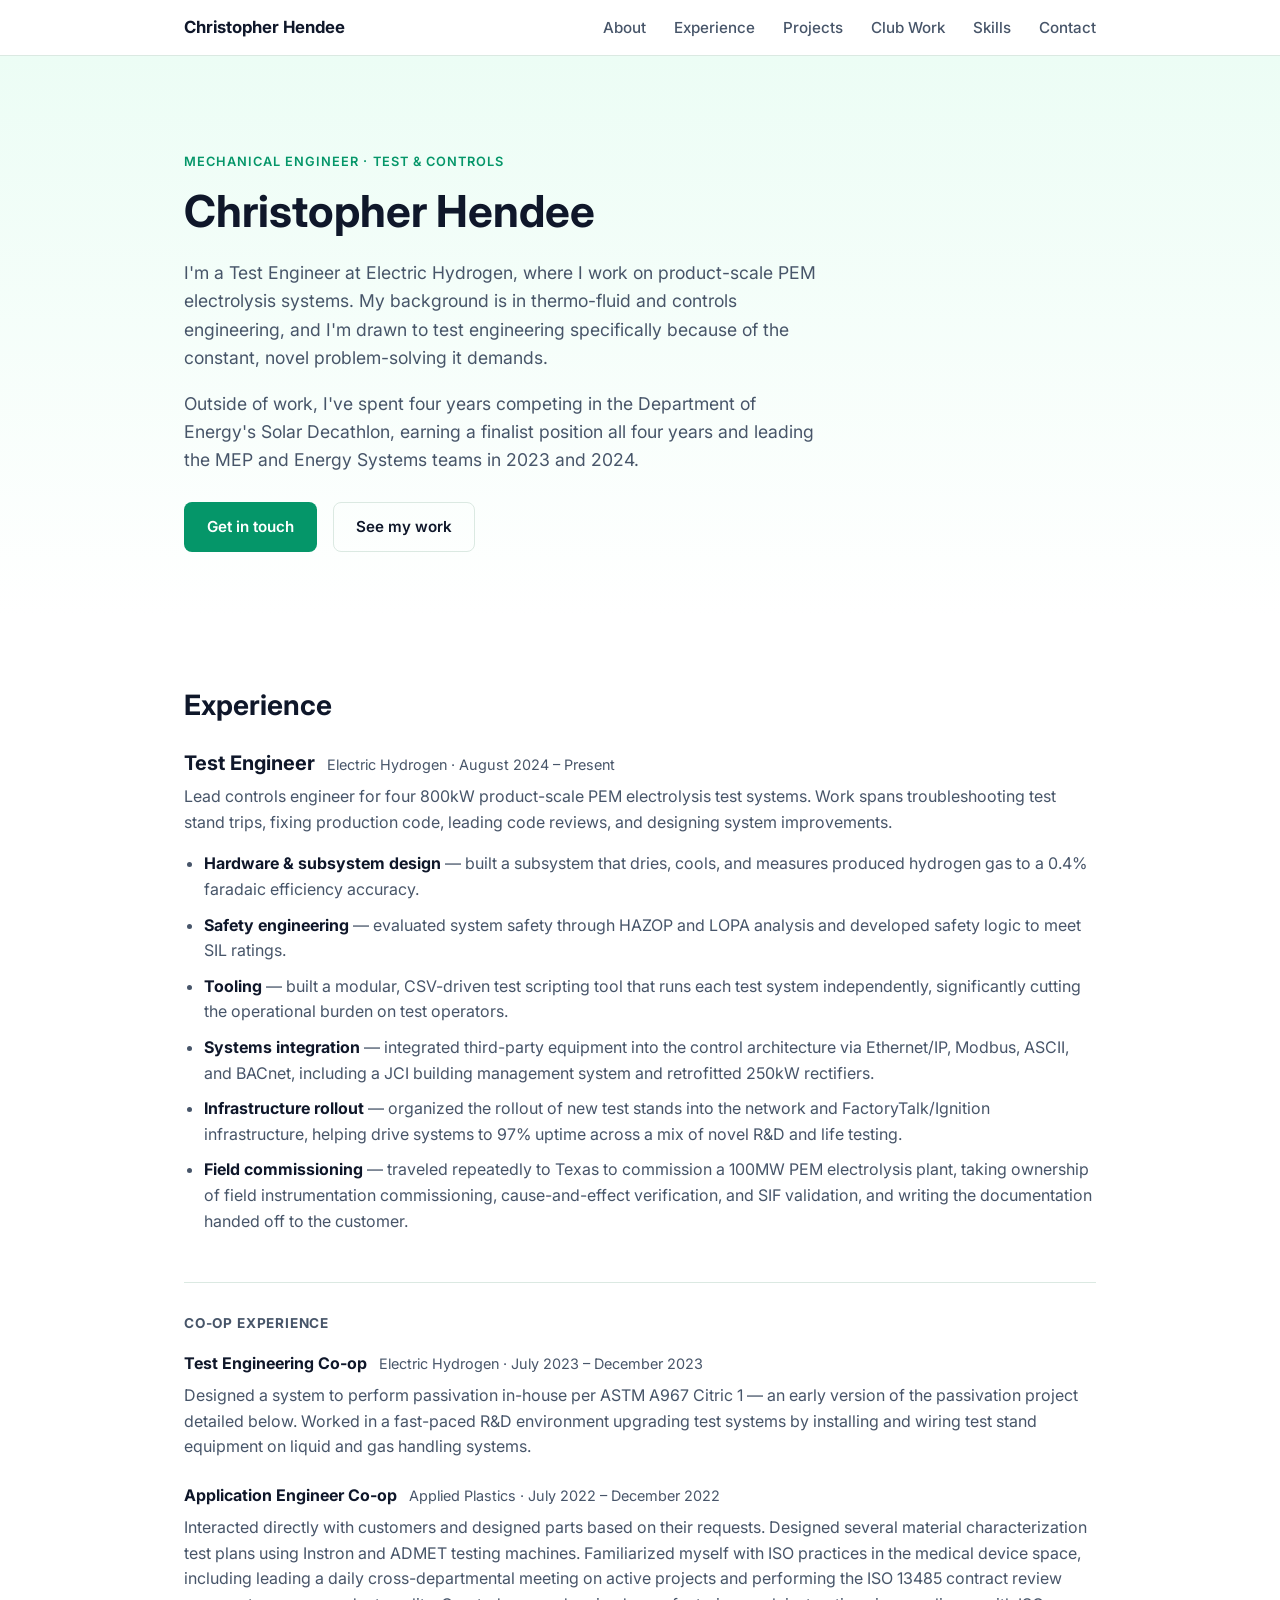
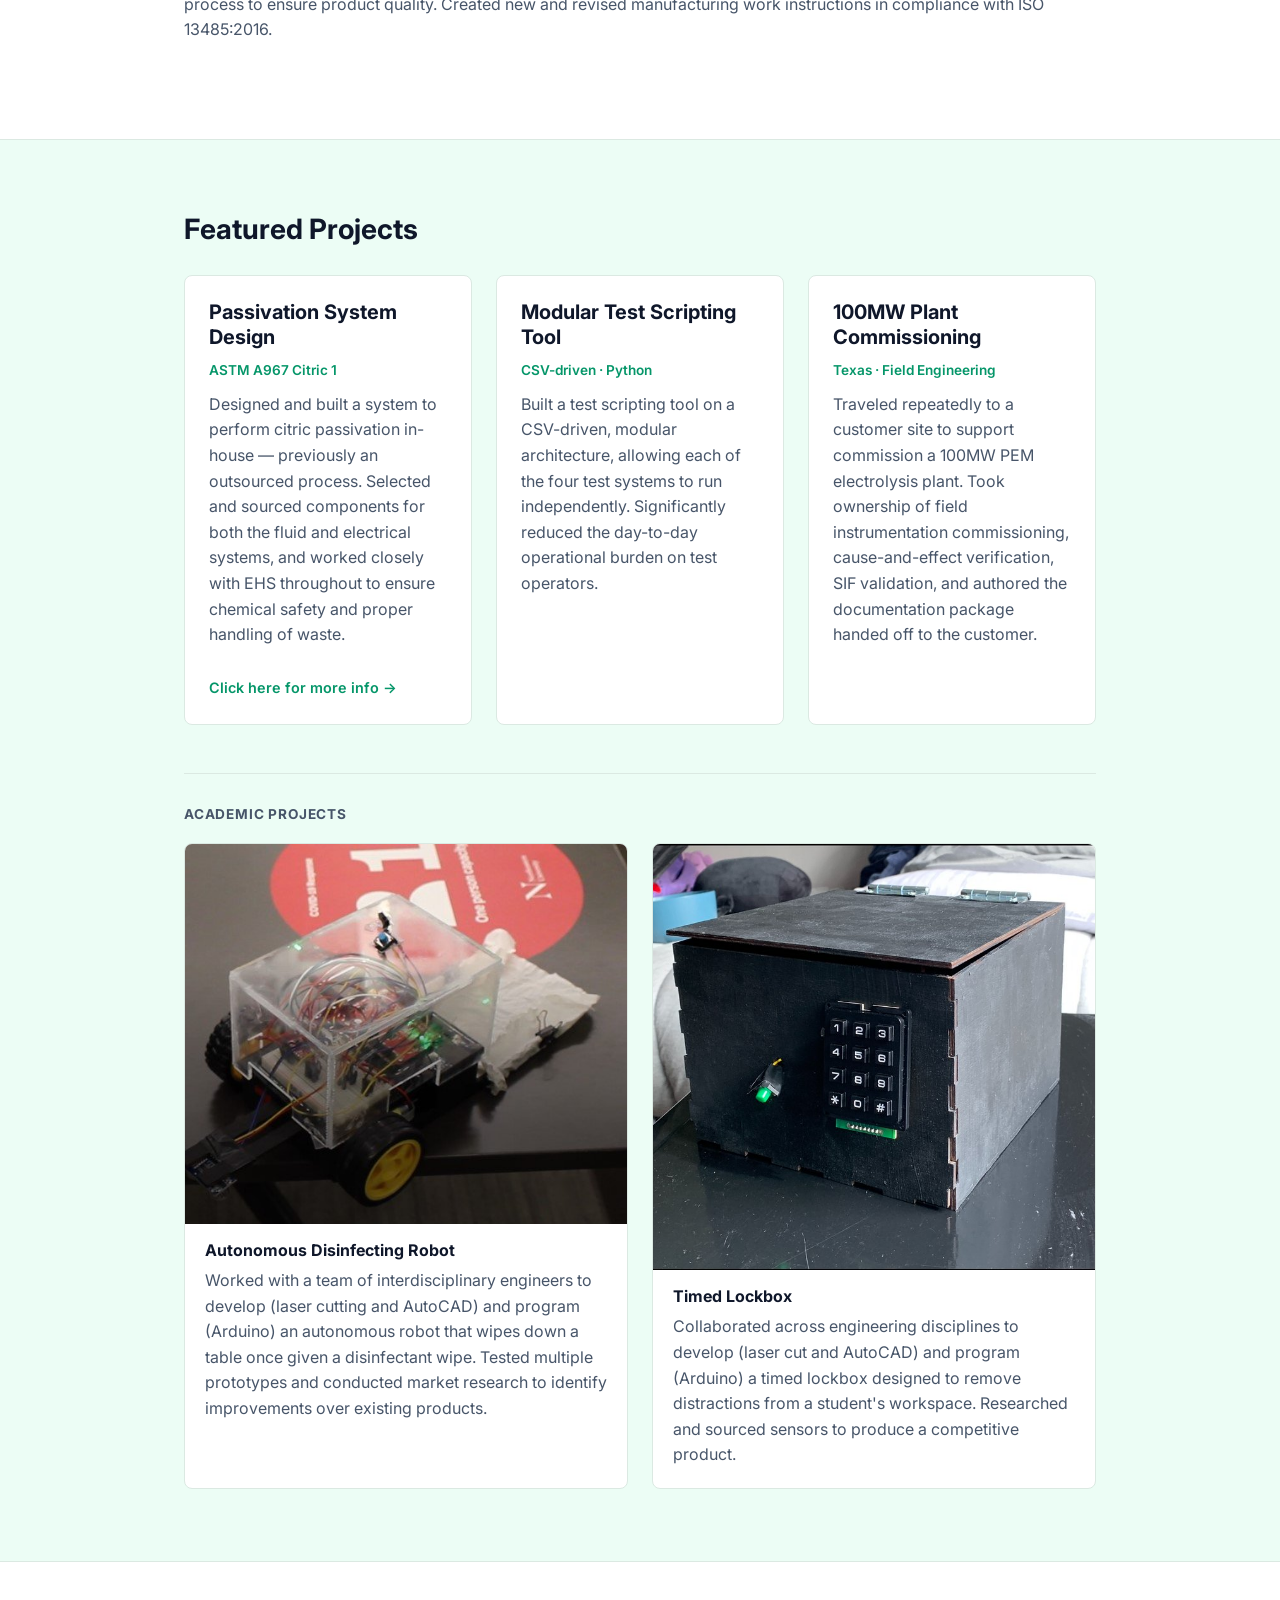
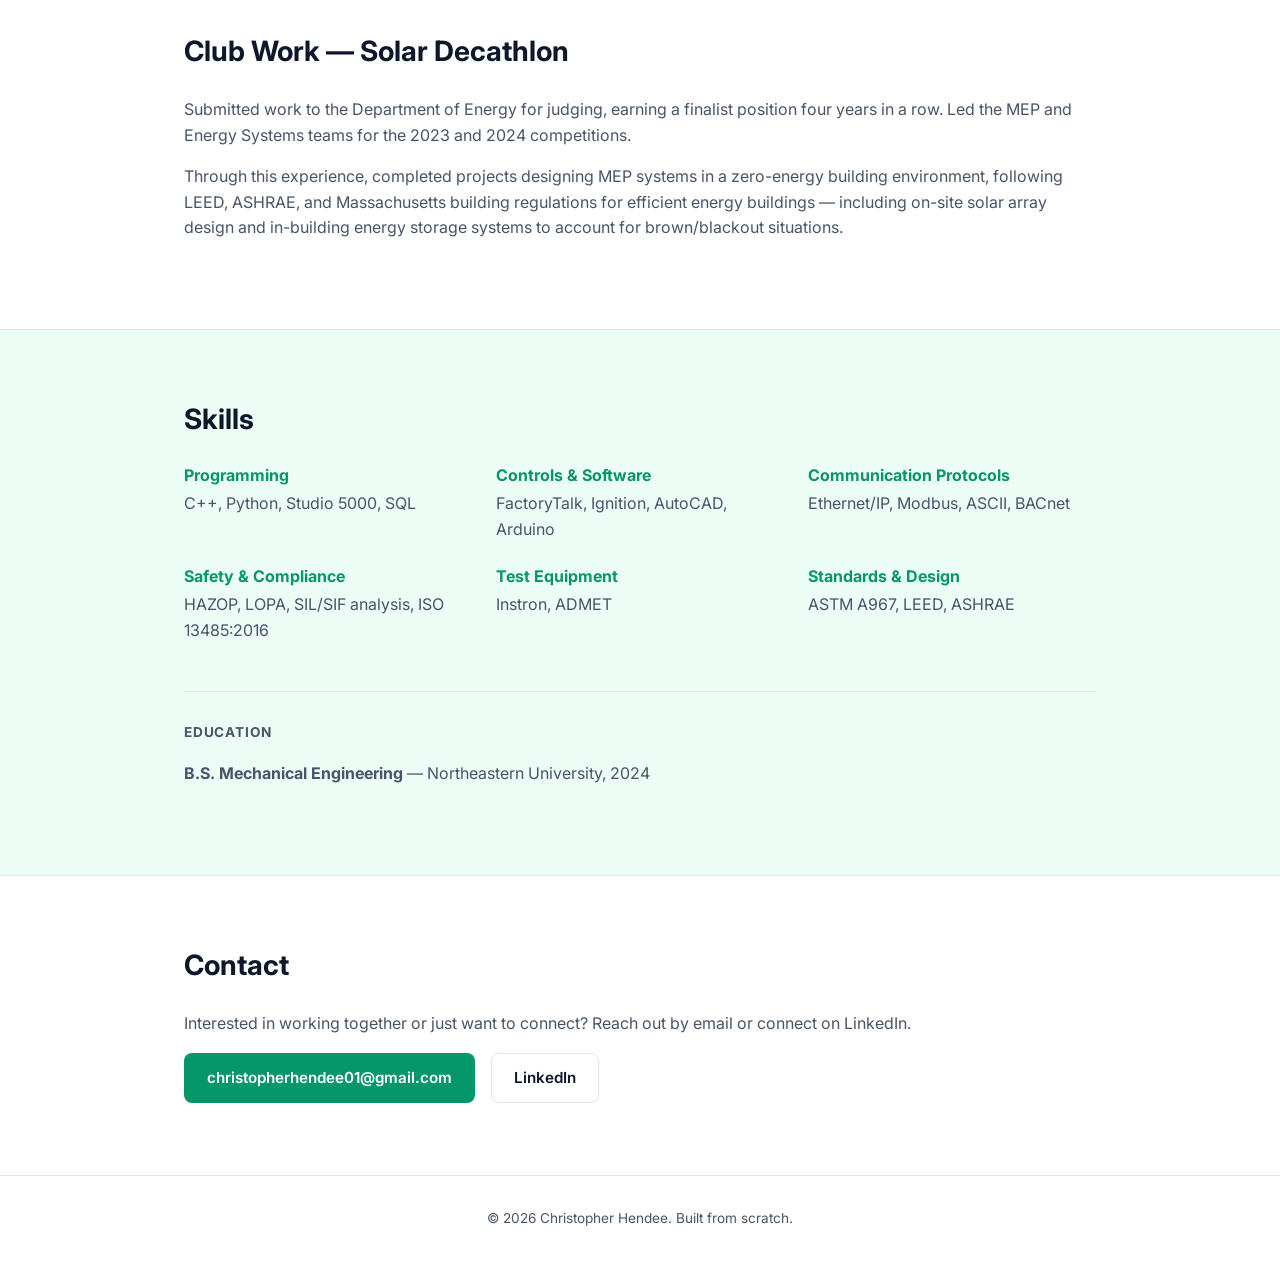
<file: index.html>
<!DOCTYPE html>
<html lang="en">
<head>
  <meta charset="UTF-8" />
  <meta name="viewport" content="width=device-width, initial-scale=1.0" />
  <title>Christopher Hendee — Mechanical &amp; Test Engineer</title>
  <meta name="description" content="Portfolio of Christopher Hendee, Test Engineer at Electric Hydrogen, focused on energy systems, controls, and thermo-fluid engineering." />
  <meta name="robots" content="noindex, nofollow" />
  <link rel="preconnect" href="https://fonts.googleapis.com" />
  <link rel="preconnect" href="https://fonts.gstatic.com" crossorigin />
  <link href="https://fonts.googleapis.com/css2?family=Inter:wght@400;500;600;700&display=swap" rel="stylesheet" />
  <link rel="stylesheet" href="css/style.css" />
</head>
<body>

  <header class="site-header">
    <div class="container header-inner">
      <a href="#about" class="logo">Christopher Hendee</a>
      <nav class="site-nav">
        <button class="nav-toggle" id="navToggle" aria-label="Toggle navigation" aria-expanded="false">
          <span></span><span></span><span></span>
        </button>
        <ul id="navList">
          <li><a href="#about">About</a></li>
          <li><a href="#experience">Experience</a></li>
          <li><a href="#projects">Projects</a></li>
          <li><a href="#leadership">Club Work</a></li>
          <li><a href="#skills">Skills</a></li>
          <li><a href="#contact">Contact</a></li>
        </ul>
      </nav>
    </div>
  </header>

  <main>

    <!-- ABOUT -->
    <section id="about" class="hero">
      <div class="container">
        <p class="eyebrow">Mechanical Engineer &middot; Test &amp; Controls</p>
        <h1>Christopher Hendee</h1>
        <p class="lead">
          I'm a Test Engineer at Electric Hydrogen, where I work on product-scale PEM electrolysis
          systems. My background is in thermo-fluid and controls engineering, and I'm drawn to test
          engineering specifically because of the constant, novel problem-solving it demands.
        </p>
        <p class="lead">
          Outside of work, I've spent four years competing in the Department of Energy's Solar
          Decathlon, earning a finalist position all four years and leading the MEP and Energy
          Systems teams in 2023 and 2024.
        </p>
        <div class="hero-actions">
          <a href="#contact" class="btn btn-primary">Get in touch</a>
          <a href="#experience" class="btn btn-secondary">See my work</a>
        </div>
      </div>
    </section>

    <!-- EXPERIENCE -->
    <section id="experience" class="section">
      <div class="container">
        <h2>Experience</h2>

        <article class="role">
          <div class="role-heading">
            <h3>Test Engineer</h3>
            <span class="role-meta">Electric Hydrogen &middot; August 2024 – Present</span>
          </div>
          <p>
            Lead controls engineer for four 800kW product-scale PEM electrolysis test systems.
            Work spans troubleshooting test stand trips, fixing production code, leading code
            reviews, and designing system improvements.
          </p>
          <ul class="role-highlights">
            <li><strong>Hardware &amp; subsystem design</strong> — built a subsystem that dries, cools, and measures produced hydrogen gas to a 0.4% faradaic efficiency accuracy.</li>
            <li><strong>Safety engineering</strong> — evaluated system safety through HAZOP and LOPA analysis and developed safety logic to meet SIL ratings.</li>
            <li><strong>Tooling</strong> — built a modular, CSV-driven test scripting tool that runs each test system independently, significantly cutting the operational burden on test operators.</li>
            <li><strong>Systems integration</strong> — integrated third-party equipment into the control architecture via Ethernet/IP, Modbus, ASCII, and BACnet, including a JCI building management system and retrofitted 250kW rectifiers.</li>
            <li><strong>Infrastructure rollout</strong> — organized the rollout of new test stands into the network and FactoryTalk/Ignition infrastructure, helping drive systems to 97% uptime across a mix of novel R&amp;D and life testing.</li>
            <li><strong>Field commissioning</strong> — traveled repeatedly to Texas to commission a 100MW PEM electrolysis plant, taking ownership of field instrumentation commissioning, cause-and-effect verification, and SIF validation, and writing the documentation handed off to the customer.</li>
          </ul>
        </article>

        <div class="subsection">
          <h3 class="subsection-title">Co-op Experience</h3>

          <article class="role role-compact">
            <div class="role-heading">
              <h4>Test Engineering Co-op</h4>
              <span class="role-meta">Electric Hydrogen &middot; July 2023 – December 2023</span>
            </div>
            <p>
              Designed a system to perform passivation in-house per ASTM A967 Citric 1 — an early
              version of the passivation project detailed below. Worked in a fast-paced R&amp;D
              environment upgrading test systems by installing and wiring test stand equipment on
              liquid and gas handling systems.
            </p>
          </article>

          <article class="role role-compact">
            <div class="role-heading">
              <h4>Application Engineer Co-op</h4>
              <span class="role-meta">Applied Plastics &middot; July 2022 – December 2022</span>
            </div>
            <p>
              Interacted directly with customers and designed parts based on their requests.
              Designed several material characterization test plans using Instron and ADMET
              testing machines. Familiarized myself with ISO practices in the medical device space,
              including leading a daily cross-departmental meeting on active projects and
              performing the ISO 13485 contract review process to ensure product quality. Created
              new and revised manufacturing work instructions in compliance with ISO 13485:2016.
            </p>
          </article>
        </div>
      </div>
    </section>

    <!-- PROJECTS -->
    <section id="projects" class="section section-alt">
      <div class="container">
        <h2>Featured Projects</h2>
        <div class="card-grid">
          <article class="card">
            <h3>Passivation System Design</h3>
            <p class="card-tag">ASTM A967 Citric 1</p>
            <p>
              Designed and built a system to perform citric passivation in-house — previously an
              outsourced process. Selected and sourced components for both the fluid and
              electrical systems, and worked closely with EHS throughout to ensure chemical safety
              and proper handling of waste.
            </p>
            <a href="projects/passivation.html" class="card-link">Click here for more info &rarr;</a>
          </article>
          <article class="card">
            <h3>Modular Test Scripting Tool</h3>
            <p class="card-tag">CSV-driven &middot; Python</p>
            <p>
              Built a test scripting tool on a CSV-driven, modular architecture, allowing each of
              the four test systems to run independently. Significantly reduced the day-to-day
              operational burden on test operators.
            </p>
          </article>
          <article class="card">
            <h3>100MW Plant Commissioning</h3>
            <p class="card-tag">Texas &middot; Field Engineering</p>
            <p>
              Traveled repeatedly to a customer site to support commission a 100MW PEM
              electrolysis plant. Took ownership of field instrumentation commissioning,
              cause-and-effect verification, SIF validation, and authored the documentation
              package handed off to the customer.
            </p>
          </article>
        </div>

        <div class="subsection">
          <h3 class="subsection-title">Academic Projects</h3>
          <div class="card-grid">
            <article class="card card-compact">
              <img src="images/clean-machine.jpg" alt="The autonomous disinfecting robot prototype" class="card-image" />
              <h4>Autonomous Disinfecting Robot</h4>
              <p>
                Worked with a team of interdisciplinary engineers to develop (laser cutting and
                AutoCAD) and program (Arduino) an autonomous robot that wipes down a table once
                given a disinfectant wipe. Tested multiple prototypes and conducted market
                research to identify improvements over existing products.
              </p>
            </article>
            <article class="card card-compact">
              <img src="images/distract-box.jpg" alt="The timed lockbox prototype" class="card-image" />
              <h4>Timed Lockbox</h4>
              <p>
                Collaborated across engineering disciplines to develop (laser cut and AutoCAD)
                and program (Arduino) a timed lockbox designed to remove distractions from a
                student's workspace. Researched and sourced sensors to produce a competitive
                product.
              </p>
            </article>
          </div>
        </div>
      </div>
    </section>

    <!-- LEADERSHIP -->
    <section id="leadership" class="section">
      <div class="container">
        <h2>Club Work — Solar Decathlon</h2>
        <p>
          Submitted work to the Department of Energy for judging, earning a finalist position four
          years in a row. Led the MEP and Energy Systems teams for the 2023 and 2024 competitions.
        </p>
        <p>
          Through this experience, completed projects designing MEP systems in a zero-energy
          building environment, following LEED, ASHRAE, and Massachusetts building regulations for
          efficient energy buildings — including on-site solar array design and in-building energy
          storage systems to account for brown/blackout situations.
        </p>
      </div>
    </section>

    <!-- SKILLS -->
    <section id="skills" class="section section-alt">
      <div class="container">
        <h2>Skills</h2>
        <div class="skills-grid">
          <div class="skill-group">
            <h3>Programming</h3>
            <p>C++, Python, Studio 5000, SQL</p>
          </div>
          <div class="skill-group">
            <h3>Controls &amp; Software</h3>
            <p>FactoryTalk, Ignition, AutoCAD, Arduino</p>
          </div>
          <div class="skill-group">
            <h3>Communication Protocols</h3>
            <p>Ethernet/IP, Modbus, ASCII, BACnet</p>
          </div>
          <div class="skill-group">
            <h3>Safety &amp; Compliance</h3>
            <p>HAZOP, LOPA, SIL/SIF analysis, ISO 13485:2016</p>
          </div>
          <div class="skill-group">
            <h3>Test Equipment</h3>
            <p>Instron, ADMET</p>
          </div>
          <div class="skill-group">
            <h3>Standards &amp; Design</h3>
            <p>ASTM A967, LEED, ASHRAE</p>
          </div>
        </div>

        <div class="subsection">
          <h3 class="subsection-title">Education</h3>
          <p><strong>B.S. Mechanical Engineering</strong> — Northeastern University, 2024</p>
        </div>
      </div>
    </section>

    <!-- CONTACT -->
    <section id="contact" class="section">
      <div class="container">
        <h2>Contact</h2>
        <p>
          Interested in working together or just want to connect? Reach out by email or connect
          on LinkedIn.
        </p>
        <div class="contact-actions">
          <a href="#" id="contactEmail" class="btn btn-primary" rel="nofollow">
            <span id="contactEmailText">Reveal email address</span>
          </a>
          <a href="https://www.linkedin.com/in/christopherhendee" class="btn btn-secondary" target="_blank" rel="noopener">
            LinkedIn
          </a>
        </div>
      </div>
    </section>

  </main>

  <footer class="site-footer">
    <div class="container">
      <p>&copy; <span id="year"></span> Christopher Hendee. Built from scratch.</p>
    </div>
  </footer>

  <script src="js/main.js"></script>
</body>
</html>
</file>
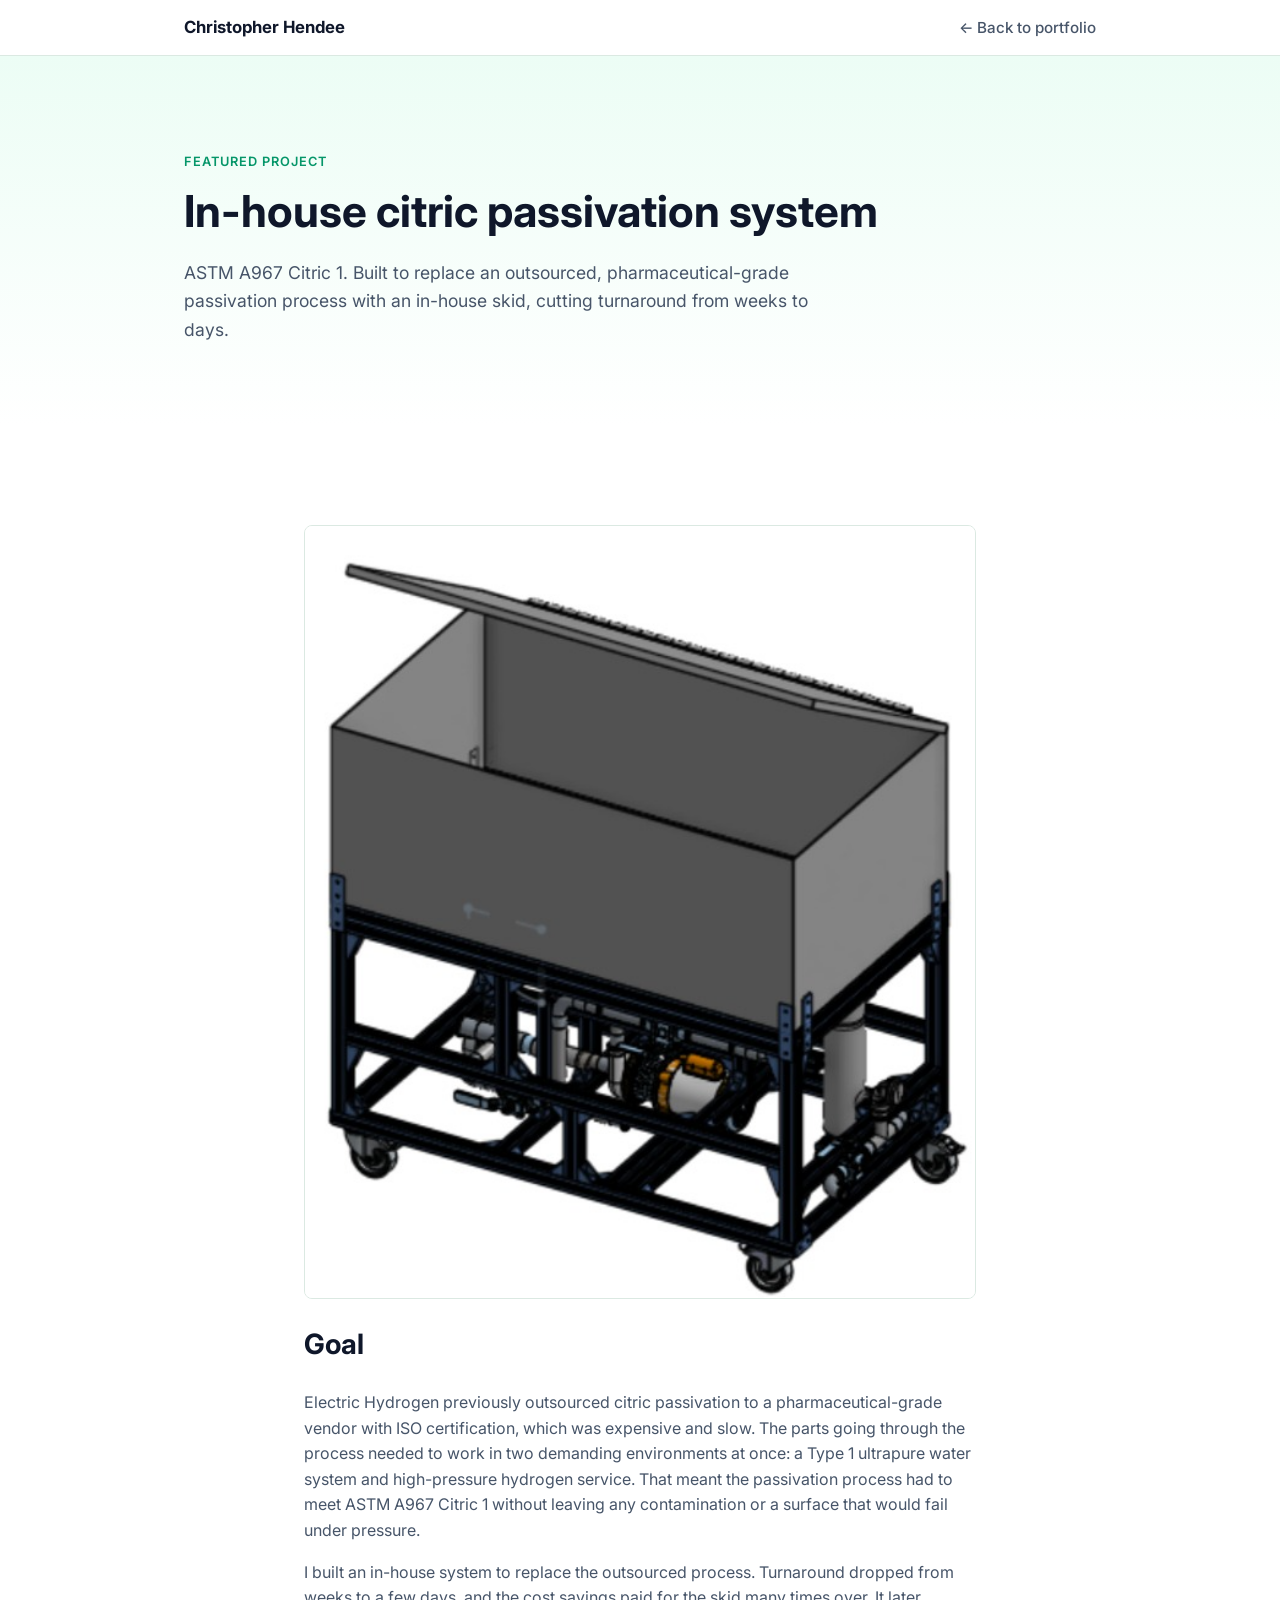
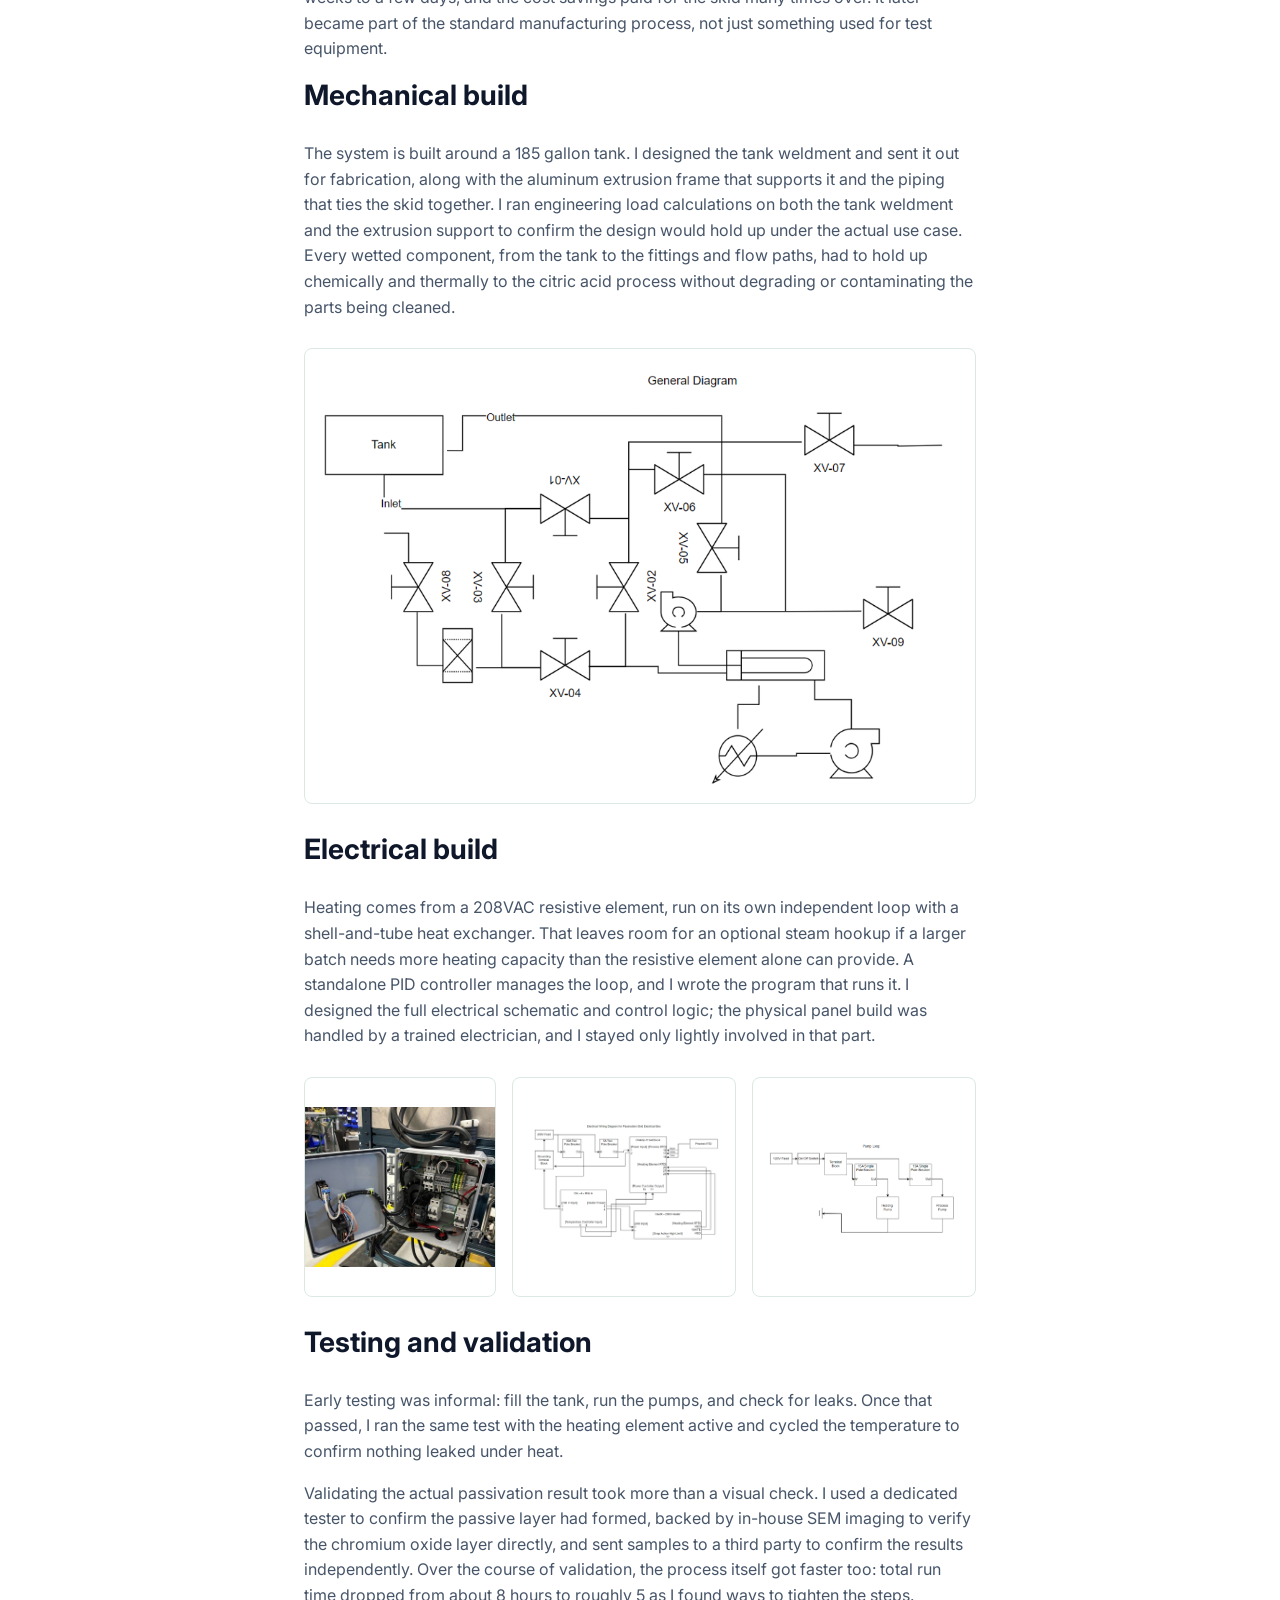
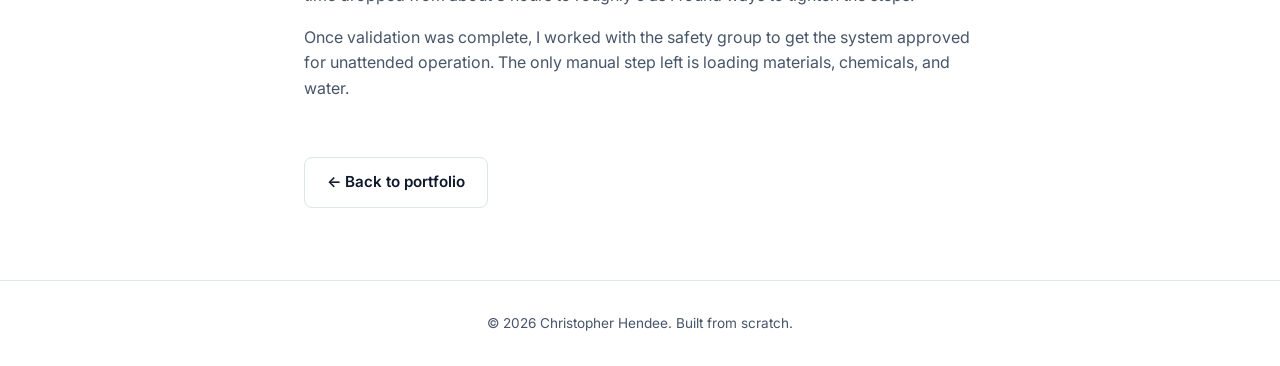
<file: projects/passivation.html>
<!DOCTYPE html>
<html lang="en">
<head>
  <meta charset="UTF-8" />
  <meta name="viewport" content="width=device-width, initial-scale=1.0" />
  <title>In-house citric passivation system — Christopher Hendee</title>
  <meta name="description" content="Case study: an in-house citric passivation system built to ASTM A967 Citric 1, replacing an outsourced pharmaceutical-grade vendor." />
  <meta name="robots" content="noindex, nofollow" />
  <link rel="preconnect" href="https://fonts.googleapis.com" />
  <link rel="preconnect" href="https://fonts.gstatic.com" crossorigin />
  <link href="https://fonts.googleapis.com/css2?family=Inter:wght@400;500;600;700&display=swap" rel="stylesheet" />
  <link rel="stylesheet" href="../css/style.css" />
</head>
<body>

  <header class="site-header">
    <div class="container header-inner">
      <a href="../index.html" class="logo">Christopher Hendee</a>
      <nav class="site-nav">
        <ul>
          <li><a href="../index.html#projects">&larr; Back to portfolio</a></li>
        </ul>
      </nav>
    </div>
  </header>

  <main>
    <section class="hero case-study-hero">
      <div class="container">
        <p class="eyebrow">Featured project</p>
        <h1>In-house citric passivation system</h1>
        <p class="lead">
          ASTM A967 Citric 1. Built to replace an outsourced, pharmaceutical-grade passivation
          process with an in-house skid, cutting turnaround from weeks to days.
        </p>
      </div>
    </section>

    <section class="section">
      <div class="container case-study-body">
        <img src="../images/passivation-skid-cad.png" alt="CAD rendering of the passivation skid" class="case-study-image" />

        <h2>Goal</h2>
        <p>
          Electric Hydrogen previously outsourced citric passivation to a pharmaceutical-grade
          vendor with ISO certification, which was expensive and slow. The parts going through
          the process needed to work in two demanding environments at once: a Type 1 ultrapure
          water system and high-pressure hydrogen service. That meant the passivation process had
          to meet ASTM A967 Citric 1 without leaving any contamination or a surface that would
          fail under pressure.
        </p>
        <p>
          I built an in-house system to replace the outsourced process. Turnaround dropped from
          weeks to a few days, and the cost savings paid for the skid many times over. It later
          became part of the standard manufacturing process, not just something used for test
          equipment.
        </p>

        <h2>Mechanical build</h2>
        <p>
          The system is built around a 185 gallon tank. I designed the tank weldment and sent it
          out for fabrication, along with the aluminum extrusion frame that supports it and the
          piping that ties the skid together. I ran engineering load calculations on both the tank
          weldment and the extrusion support to confirm the design would hold up under the actual
          use case. Every wetted component, from the tank to the fittings and flow paths, had to
          hold up chemically and thermally to the citric acid process without degrading or
          contaminating the parts being cleaned.
        </p>
        <img src="../images/passivation-pid.png" alt="Process flow diagram of the passivation skid, showing the tank, valves, pumps, and heat exchanger" class="case-study-image case-study-image-diagram" />

        <h2>Electrical build</h2>
        <p>
          Heating comes from a 208VAC resistive element, run on its own independent loop with a
          shell-and-tube heat exchanger. That leaves room for an optional steam hookup if a larger
          batch needs more heating capacity than the resistive element alone can provide. A
          standalone PID controller manages the loop, and I wrote the program that runs it. I
          designed the full electrical schematic and control logic; the physical panel build was
          handled by a trained electrician, and I stayed only lightly involved in that part.
        </p>
        <div class="case-study-image-row">
          <img src="../images/passivation-electrical.jpg" alt="Photo of the passivation skid's electrical enclosure" class="case-study-image" />
          <img src="../images/passivation-electrical-1.png" alt="Wiring diagram for the heater and PID controller loop" class="case-study-image case-study-image-diagram" />
          <img src="../images/passivation-electrical-2.png" alt="Wiring diagram for the pump loop" class="case-study-image case-study-image-diagram" />
        </div>

        <h2>Testing and validation</h2>
        <p>
          Early testing was informal: fill the tank, run the pumps, and check for leaks. Once
          that passed, I ran the same test with the heating element active and cycled the
          temperature to confirm nothing leaked under heat.
        </p>
        <p>
          Validating the actual passivation result took more than a visual check. I used a
          dedicated tester to confirm the passive layer had formed, backed by in-house SEM
          imaging to verify the chromium oxide layer directly, and sent samples to a third party
          to confirm the results independently. Over the course of validation, the process itself
          got faster too: total run time dropped from about 8 hours to roughly 5 as I found ways
          to tighten the steps.
        </p>
        <p>
          Once validation was complete, I worked with the safety group to get the system approved
          for unattended operation. The only manual step left is loading materials, chemicals,
          and water.
        </p>

        <a href="../index.html#projects" class="btn btn-secondary case-study-back">&larr; Back to portfolio</a>
      </div>
    </section>
  </main>

  <footer class="site-footer">
    <div class="container">
      <p>&copy; <span id="year"></span> Christopher Hendee. Built from scratch.</p>
    </div>
  </footer>

  <script src="../js/main.js"></script>
</body>
</html>
</file>
<file: css/style.css>
/* -------------------------------------------------
   Christopher Hendee — Portfolio
   Base styles
------------------------------------------------- */

:root {
  --color-bg: #ffffff;
  --color-bg-alt: #ecfdf5;       /* soft green tint — climate tech direction */
  --color-text: #0f172a;
  --color-text-muted: #475569;
  --color-primary: #059669;      /* nature green — sustainable energy palette */
  --color-primary-dark: #064e3b;
  --color-accent: #059669;       /* solar gold (#fbbf24) fails WCAG contrast here, so accent matches primary */
  --color-border: #dbe9e2;       /* neutral border with a faint green cast */

  --font-body: "Inter", -apple-system, BlinkMacSystemFont, "Segoe UI", Roboto, Helvetica, Arial, sans-serif;

  --max-width: 960px;
  --radius: 8px;
}

* {
  box-sizing: border-box;
}

html {
  scroll-behavior: smooth;
}

body {
  margin: 0;
  font-family: var(--font-body);
  color: var(--color-text);
  background: var(--color-bg);
  line-height: 1.6;
}

.container {
  max-width: var(--max-width);
  margin: 0 auto;
  padding: 0 24px;
}

h1, h2, h3, h4 {
  line-height: 1.25;
  font-weight: 700;
  margin: 0 0 0.5em;
}

h2 {
  font-size: 1.75rem;
  margin-bottom: 1em;
}

h3 {
  font-size: 1.25rem;
}

p {
  margin: 0 0 1em;
  color: var(--color-text-muted);
}

a {
  color: var(--color-primary);
}

/* -------------------------------------------------
   Header / Nav
------------------------------------------------- */

.site-header {
  position: sticky;
  top: 0;
  background: rgba(255, 255, 255, 0.92);
  backdrop-filter: blur(6px);
  border-bottom: 1px solid var(--color-border);
  z-index: 100;
}

.header-inner {
  display: flex;
  align-items: center;
  justify-content: space-between;
  padding-top: 14px;
  padding-bottom: 14px;
}

.logo {
  font-weight: 700;
  text-decoration: none;
  color: var(--color-text);
  font-size: 1.05rem;
}

.site-nav ul {
  list-style: none;
  display: flex;
  gap: 28px;
  margin: 0;
  padding: 0;
}

.site-nav a {
  text-decoration: none;
  color: var(--color-text-muted);
  font-weight: 500;
  font-size: 0.95rem;
}

.site-nav a:hover {
  color: var(--color-primary);
}

.nav-toggle {
  display: none;
  flex-direction: column;
  justify-content: space-between;
  width: 24px;
  height: 18px;
  background: none;
  border: none;
  cursor: pointer;
  padding: 0;
}

.nav-toggle span {
  display: block;
  height: 2px;
  width: 100%;
  background: var(--color-text);
}

/* -------------------------------------------------
   Hero / About
------------------------------------------------- */

.hero {
  padding: 96px 0 64px;
  background: linear-gradient(180deg, var(--color-bg-alt) 0%, var(--color-bg) 100%);
}

.eyebrow {
  text-transform: uppercase;
  letter-spacing: 0.08em;
  font-size: 0.8rem;
  font-weight: 600;
  color: var(--color-primary);
  margin: 0 0 12px;
}

.hero h1 {
  font-size: clamp(2rem, 4vw, 2.75rem);
  margin-bottom: 20px;
}

.lead {
  font-size: 1.1rem;
  max-width: 640px;
}

.hero-actions {
  display: flex;
  gap: 16px;
  margin-top: 28px;
  flex-wrap: wrap;
}

.btn {
  display: inline-block;
  padding: 12px 22px;
  border-radius: var(--radius);
  text-decoration: none;
  font-weight: 600;
  font-size: 0.95rem;
  border: 1px solid transparent;
  transition: transform 0.15s ease, box-shadow 0.15s ease;
}

.btn:hover {
  transform: translateY(-1px);
}

.btn-primary {
  background: var(--color-primary);
  color: #fff;
}

.btn-primary:hover {
  background: var(--color-primary-dark);
}

.btn-secondary {
  background: transparent;
  color: var(--color-text);
  border-color: var(--color-border);
}

/* -------------------------------------------------
   Sections
------------------------------------------------- */

.section {
  padding: 72px 0;
  border-bottom: 1px solid var(--color-border);
}

.section-alt {
  background: var(--color-bg-alt);
}

.subsection {
  margin-top: 48px;
  padding-top: 32px;
  border-top: 1px solid var(--color-border);
}

.subsection-title {
  color: var(--color-text-muted);
  text-transform: uppercase;
  font-size: 0.85rem;
  letter-spacing: 0.06em;
  margin-bottom: 20px;
}

/* -------------------------------------------------
   Experience / Roles
------------------------------------------------- */

.role {
  margin-bottom: 32px;
}

.role-compact {
  margin-bottom: 24px;
}

.role-heading {
  display: flex;
  flex-wrap: wrap;
  align-items: baseline;
  gap: 4px 12px;
  margin-bottom: 8px;
}

.role-heading h3,
.role-heading h4 {
  margin: 0;
}

.role-meta {
  color: var(--color-text-muted);
  font-size: 0.9rem;
}

.role-highlights {
  padding-left: 20px;
  margin: 0;
}

.role-highlights li {
  margin-bottom: 10px;
  color: var(--color-text-muted);
}

.role-highlights strong {
  color: var(--color-text);
}

/* -------------------------------------------------
   Cards (Projects)
------------------------------------------------- */

.card-grid {
  display: grid;
  grid-template-columns: repeat(auto-fit, minmax(260px, 1fr));
  gap: 24px;
}

.card {
  background: #fff;
  border: 1px solid var(--color-border);
  border-radius: var(--radius);
  padding: 24px;
  overflow: hidden;
}

.section-alt .card {
  background: #fff;
}

.card-image-link {
  display: block;
  margin: -24px -24px 16px -24px;
}

.card-compact .card-image-link,
.card-compact .card-image {
  margin: -20px -20px 16px -20px;
}

.card-image {
  display: block;
  width: calc(100% + 48px);
  max-width: none;
  height: 180px;
  object-fit: cover;
  margin: -24px -24px 16px -24px;
}

.card-compact .card-image {
  width: calc(100% + 40px);
  height: auto;
  object-fit: contain;
}

.card-link {
  display: inline-block;
  margin-top: 12px;
  font-weight: 600;
  font-size: 0.9rem;
  text-decoration: none;
}

.card-link:hover {
  text-decoration: underline;
}

.card-compact {
  padding: 20px;
}

.card-tag {
  color: var(--color-primary);
  font-size: 0.85rem;
  font-weight: 600;
  margin-bottom: 10px;
}

.card p:last-child {
  margin-bottom: 0;
}

/* -------------------------------------------------
   Skills
------------------------------------------------- */

.skills-grid {
  display: grid;
  grid-template-columns: repeat(auto-fit, minmax(220px, 1fr));
  gap: 24px;
}

.skill-group h3 {
  font-size: 1rem;
  color: var(--color-primary);
  margin-bottom: 6px;
}

.skill-group p {
  margin: 0;
}

/* -------------------------------------------------
   Case study pages (e.g. projects/passivation.html)
------------------------------------------------- */

.case-study-body {
  max-width: 720px;
  margin: 0 auto;
}

.case-study-image {
  display: block;
  width: 100%;
  border-radius: var(--radius);
  border: 1px solid var(--color-border);
  margin: 28px 0;
}

.case-study-image-diagram {
  background: #fff;
  padding: 16px;
  box-sizing: border-box;
}

.case-study-image-row {
  display: flex;
  gap: 16px;
  flex-wrap: wrap;
  margin: 28px 0;
}

.case-study-image-row .case-study-image {
  flex: 1 1 0;
  min-width: 0;
  width: 100%;
  margin: 0;
  height: 220px;
  object-fit: contain;
}

.case-study-back {
  margin-top: 40px;
}

/* -------------------------------------------------
   Footer
------------------------------------------------- */

.contact-actions {
  display: flex;
  gap: 16px;
  flex-wrap: wrap;
}

.site-footer {
  padding: 32px 0;
  text-align: center;
}

.site-footer p {
  font-size: 0.85rem;
  margin: 0;
}

/* -------------------------------------------------
   Responsive
------------------------------------------------- */

@media (max-width: 720px) {
  .nav-toggle {
    display: flex;
  }

  .site-nav ul {
    display: none;
    flex-direction: column;
    position: absolute;
    top: 100%;
    left: 0;
    right: 0;
    background: #fff;
    border-bottom: 1px solid var(--color-border);
    padding: 16px 24px;
    gap: 16px;
  }

  .site-nav.open ul {
    display: flex;
  }

  .hero {
    padding: 72px 0 48px;
  }

  .case-study-image-row {
    flex-direction: column;
  }

  .case-study-image-row .case-study-image {
    width: 100%;
    height: auto;
  }
}
</file>
